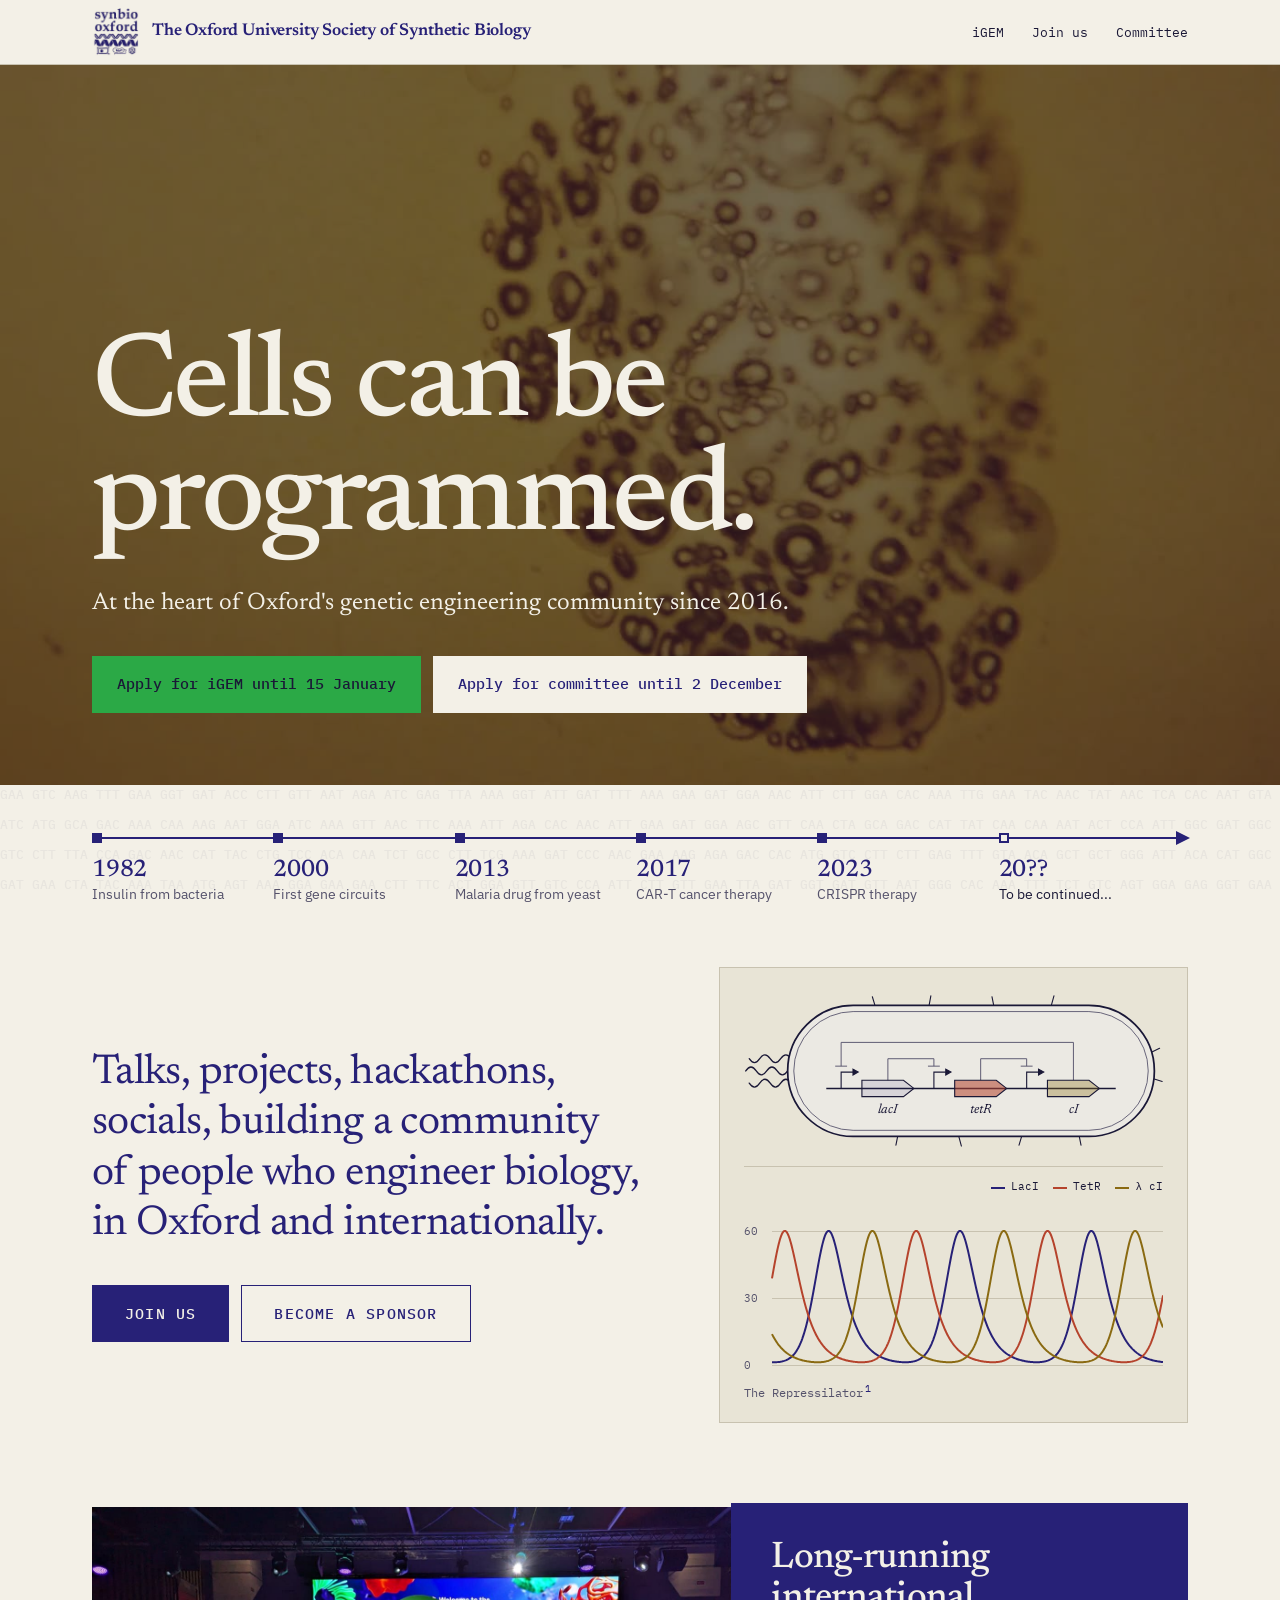
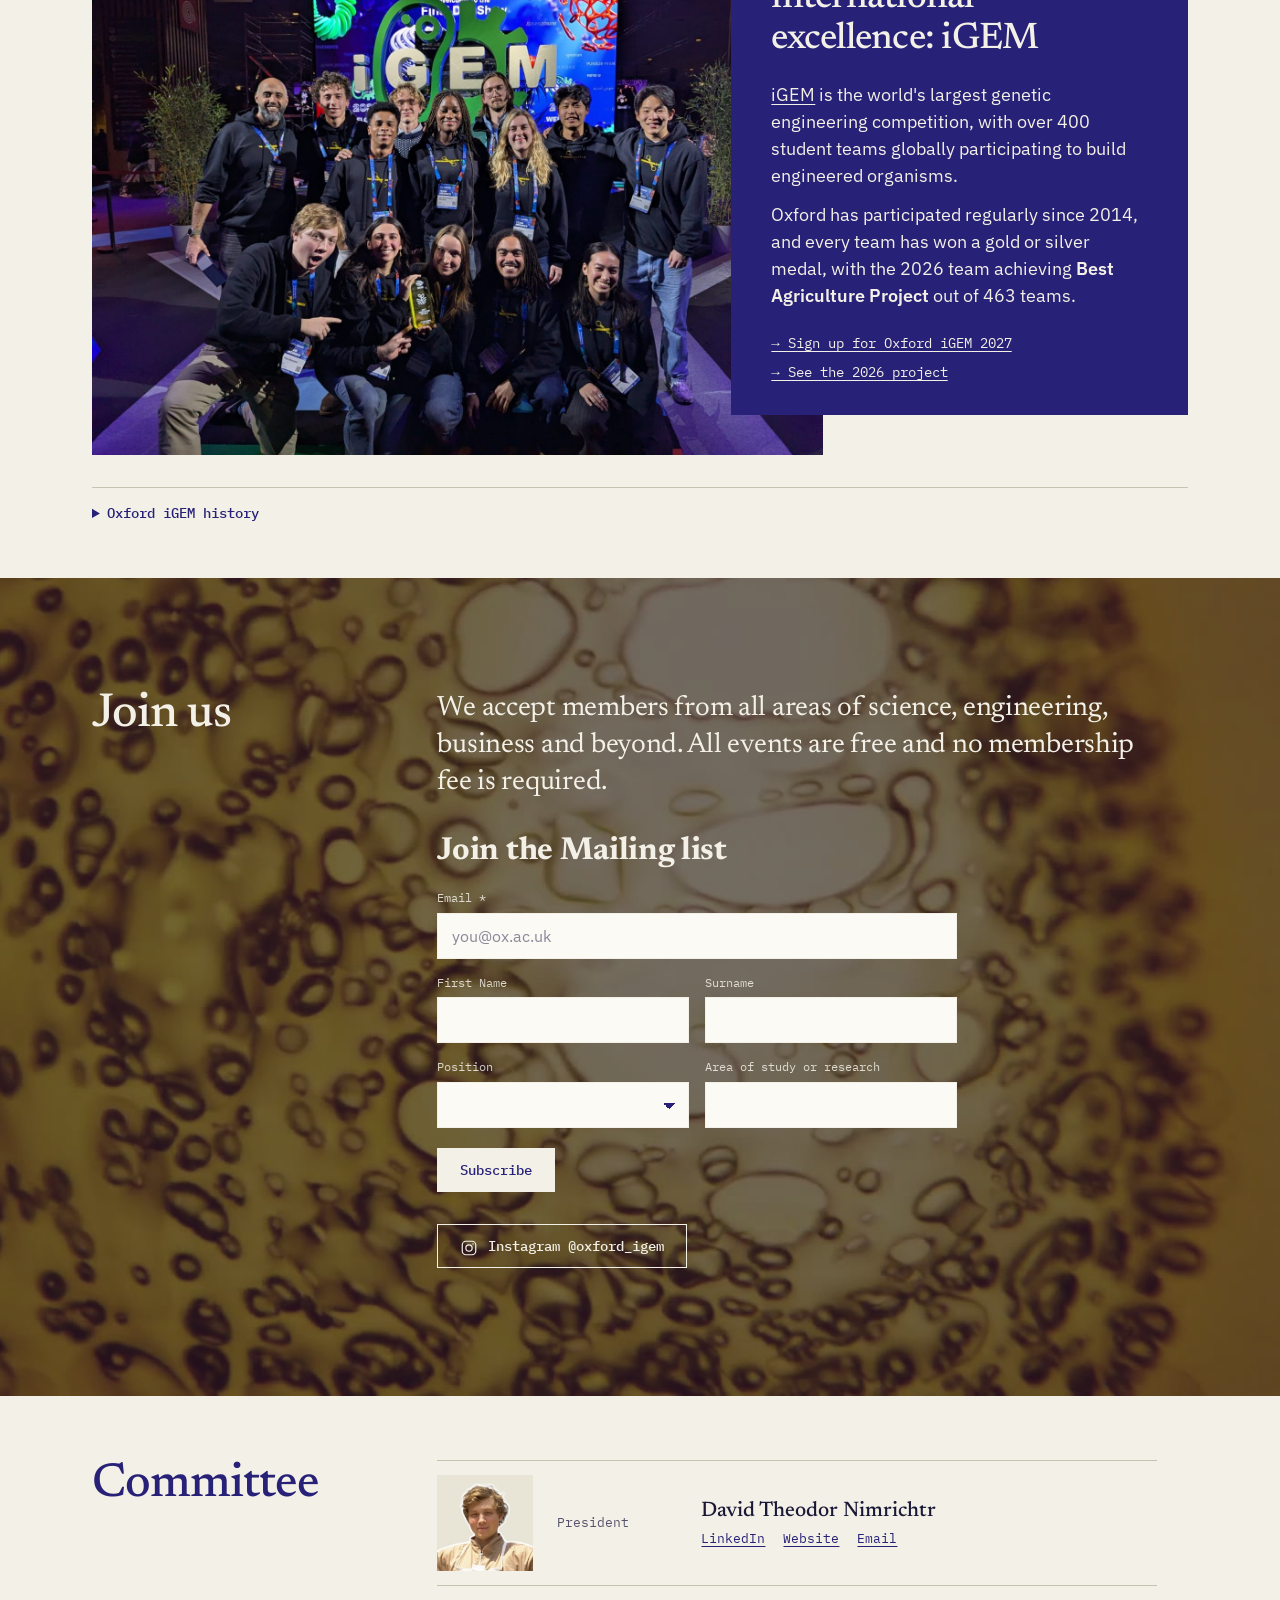
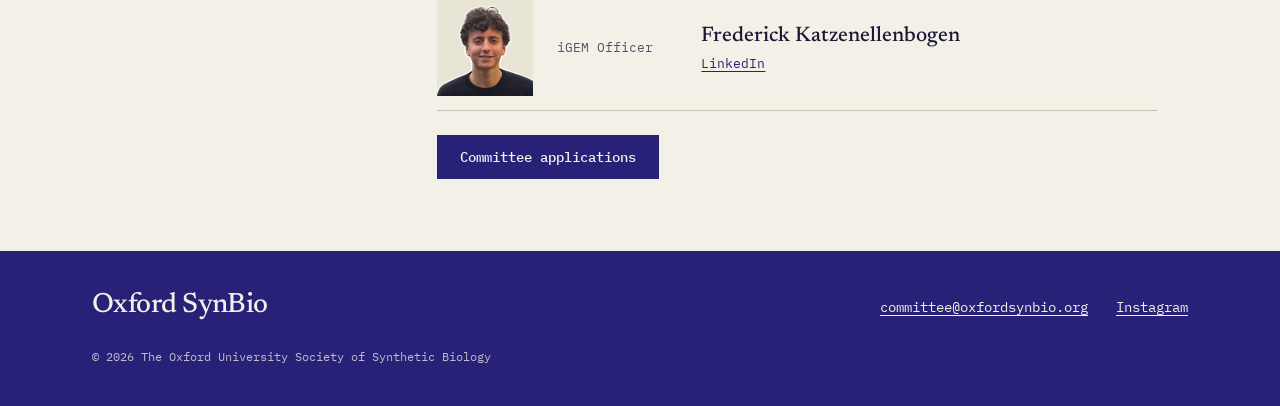
<file: index.html>
<!doctype html>
<html lang="en-GB">
<head>
<meta charset="utf-8">
<meta name="viewport" content="width=device-width, initial-scale=1">
<title>Oxford SynBio | The Oxford University Society of Synthetic Biology</title>
<meta name="description" content="Oxford SynBio has been at the heart of Oxford's genetic engineering community since 2016. Talks, hackathons, socials and iGEM.">
<meta name="theme-color" content="#f3f0e7">
<meta property="og:title" content="Oxford SynBio">
<meta property="og:description" content="The Oxford University Society of Synthetic Biology.">
<meta property="og:type" content="website">
<meta property="og:url" content="https://oxfordsynbio.org/">
<meta property="og:image" content="https://oxfordsynbio.org/assets/img/logo.jpg">
<link rel="icon" href="assets/img/favicon.png">
<link rel="apple-touch-icon" href="assets/img/apple-touch-icon.png">
<link rel="preload" href="assets/fonts/newsreader-latin-wght-normal.woff2" as="font" type="font/woff2" crossorigin>
<link rel="stylesheet" href="styles.css">
</head>
<body>

<!-- Background: the gene for green fluorescent protein. See main.js. -->
<canvas id="genome" aria-hidden="true"></canvas>

<a class="skip" href="#main">Skip to content</a>

<header class="top" id="topbar">
  <div class="wrap top-in">
    <a class="brand" href="#top" aria-label="The Oxford University Society of Synthetic Biology, back to top">
      <img src="assets/img/logo.jpg" width="48" height="48" alt="">
      <span>The Oxford University Society of Synthetic Biology</span>
    </a>
    <nav aria-label="Sections">
      <a href="#igem">iGEM</a>
      <a href="#join">Join<span class="wide"> us</span></a>
      <a href="#committee">Committee</a>
    </nav>
  </div>
</header>

<main id="main">

<!-- ============================== HERO ============================== -->
<section class="band" id="top">
  <!-- The reel: seven short clips cut together, 14 seconds, no sound. Built from the footage in assets/stock-vids. -->
  <video class="band-video" autoplay muted loop playsinline preload="auto" poster="assets/video/reel-poster.jpg" aria-hidden="true" tabindex="-1">
    <source src="assets/video/reel-small.mp4" type="video/mp4" media="(max-width: 760px)">
    <source src="assets/video/reel.mp4" type="video/mp4">
  </video>
  <div class="hero wrap">
    <h1>Cells can be programmed.</h1>
    <p class="lede">At the heart of Oxford's genetic engineering community since 2016.</p>
    <!-- Open applications. When a deadline passes, delete its button. -->
    <p class="hero-actions">
      <a class="btn btn-igem" href="https://forms.gle/byqDJnNgoPwPXjt19">Apply for iGEM until 15 January</a>
      <a class="btn btn-solid" href="https://forms.gle/1fXyCV3DFuwmen659">Apply for committee until 2 December</a>
    </p>
  </div>
</section>

<!-- ============================== TIMELINE ============================== -->
<section class="timeline wrap">
  <ol class="ledger" aria-label="Milestones in engineered biology">
    <li><b>1982</b><span>Insulin from bacteria</span></li>
    <li><b>2000</b><span>First gene circuits</span></li>
    <li><b>2013</b><span>Malaria drug from yeast</span></li>
    <li><b>2017</b><span>CAR-T cancer therapy</span></li>
    <li><b>2023</b><span>CRISPR therapy</span></li>
    <li><b>20??</b><span>To be continued...</span></li>
  </ol>
</section>

<!-- ============================== WHAT WE DO ============================== -->
<section class="intro wrap">
  <div class="pitch">
    <p>Talks, projects, hackathons, socials, building a community of people who engineer biology, in Oxford and internationally.</p>
    <p class="pitch-actions">
      <a class="btn btn-solid btn-big" href="#join">Join us</a>
      <a class="btn btn-big" href="mailto:committee@oxfordsynbio.org?subject=Sponsoring%20Oxford%20SynBio">Become a sponsor</a>
    </p>
  </div>

  <!-- An E. coli cell carrying the repressilator, a three-gene clock. The plot below it is the real model, solved live by main.js. -->
  <figure class="fig" id="repressilator">
    <svg class="circuit" viewBox="0 0 480 190" role="img" aria-labelledby="circ-title">
      <title id="circ-title">An E. coli cell carrying a three-gene circuit: lacI switches off tetR, tetR switches off cI, and cI switches off lacI, so the cell oscillates.</title>
      <!-- flagella -->
      <g class="flagella">
        <path d="M54 81 q-6 -9 -12 0 t-12 0 t-12 0 t-12 0"/>
        <path d="M50 95 q-6 9 -12 0 t-12 0 t-12 0 t-12 0"/>
        <path d="M54 109 q-6 -9 -12 0 t-12 0 t-12 0 t-12 0"/>
      </g>
      <!-- pili -->
      <g class="pili">
        <path d="M150 20 l-3 -10"/><path d="M212 20 l2 -11"/><path d="M286 20 l-2 -10"/><path d="M352 20 l3 -11"/>
        <path d="M176 170 l-2 10"/><path d="M246 170 l3 11"/><path d="M318 170 l-3 10"/><path d="M384 170 l2 10"/>
        <path d="M466 74 l10 -5"/><path d="M469 104 l10 3"/>
      </g>
      <!-- cell: the fill follows the simulated LacI level -->
      <path class="cell-wall" d="M125 20 H395 A75 75 0 0 1 395 170 H125 A75 75 0 0 1 125 20 Z"/>
      <path class="cell-fill" id="cell-fill" d="M125 20 H395 A75 75 0 0 1 395 170 H125 A75 75 0 0 1 125 20 Z"/>
      <path class="cell-inner" d="M125 27 H395 A68 68 0 0 1 395 163 H125 A68 68 0 0 1 125 27 Z"/>
      <!-- the circuit inside it -->
      <g transform="translate(90 47) scale(0.85)">
        <g class="rep">
          <path d="M88 69 V40 H150 V50"/><path d="M142 50 H158"/>
          <path d="M213 69 V40 H275 V50"/><path d="M267 50 H283"/>
          <path d="M338 69 V18 H25 V50"/><path d="M17 50 H33"/>
        </g>
        <path class="dna" d="M5 80 H395"/>
        <g class="prom">
          <path d="M25 80 V58 H41"/><path class="head" d="M41 54 L48 58 L41 62 Z"/>
          <path d="M150 80 V58 H166"/><path class="head" d="M166 54 L173 58 L166 62 Z"/>
          <path d="M275 80 V58 H291"/><path class="head" d="M291 54 L298 58 L291 62 Z"/>
        </g>
        <path class="cds s0" data-gene="0" d="M53 69 H109 L123 80 L109 91 H53 Z"/>
        <path class="cds s1" data-gene="1" d="M178 69 H234 L248 80 L234 91 H178 Z"/>
        <path class="cds s2" data-gene="2" d="M303 69 H359 L373 80 L359 91 H303 Z"/>
        <path class="cds-line" d="M53 69 H109 L123 80 L109 91 H53 Z"/>
        <path class="cds-line" d="M178 69 H234 L248 80 L234 91 H178 Z"/>
        <path class="cds-line" d="M303 69 H359 L373 80 L359 91 H303 Z"/>
        <g class="gene">
          <text x="88" y="113">lacI</text>
          <text x="213" y="113">tetR</text>
          <text x="338" y="113">cI</text>
        </g>
      </g>
    </svg>

    <div class="plot">
      <div class="plot-head">
        <span class="legend">
          <span class="key k0">LacI</span>
          <span class="key k1">TetR</span>
          <span class="key k2">λ cI</span>
        </span>
      </div>
      <canvas id="trace" height="170" aria-hidden="true"></canvas>
    </div>
    <figcaption>The Repressilator<sup><a href="https://doi.org/10.1038/35002125" aria-label="Reference 1: the original paper">1</a></sup></figcaption>
  </figure>
</section>

<!-- ============================== iGEM ============================== -->
<section class="igem wrap" id="igem">
  <div class="igem-top">
    <img src="assets/img/igem/2026-team-jamboree.jpg" width="1600" height="1204" alt="The 2026 Oxford iGEM team in front of the iGEM stage in Paris, holding the Best Agriculture Project trophy" loading="lazy">
    <div class="igem-card">
      <h2>Long-running international excellence: iGEM</h2>
      <p><a href="https://igem.org">iGEM</a> is the world's largest genetic engineering competition, with over 400 student teams globally participating to build engineered organisms.</p>
      <p>Oxford has participated regularly since 2014, and every team has won a gold or silver medal, with the 2026 team achieving <b>Best Agriculture Project</b> out of 463 teams.</p>
      <p class="linkrow">
        <a href="https://forms.gle/byqDJnNgoPwPXjt19">→ Sign up for Oxford iGEM 2027</a>
        <a href="https://2026.igem.wiki/oxford">→ See the 2026 project</a>
      </p>
    </div>
  </div>

  <!--
    RESULTS, newest first. One <tr> per team. Medals and prizes are taken from
    iGEM's own records (jamboree.igem.org/YEAR/results and old.igem.org/Results).
  -->
  <details class="history">
    <summary>Oxford iGEM history</summary>
    <table>
      <thead>
        <tr><th scope="col">Year</th><th scope="col">Project</th><th scope="col">Result</th></tr>
      </thead>
      <tbody>
        <tr><th scope="row">2026</th><td><a href="https://2026.igem.wiki/oxford/">NECTAR</a><span>A programmable RNA pesticide to protect honey bees from Varroa mites.</span></td><td>Silver medal<b>Best Agriculture Project</b></td></tr>
        <tr><th scope="row">2025</th><td><a href="https://2025.igem.wiki/oxford/">CASPER</a><span>A platform to detect and kill antibiotic-resistant bacteria.</span></td><td>Silver medal</td></tr>
        <tr><th scope="row">2024</th><td><a href="https://2024.igem.wiki/oxford/">OneRing</a><span>A plasmid that spreads between bacteria and kills the antibiotic-resistant ones.</span></td><td>Gold medal</td></tr>
        <tr><th scope="row">2023</th><td><a href="https://2023.igem.wiki/oxford/">Bac2Glow</a><span>A protein biosensor that lights up when drinking water is contaminated.</span></td><td>Silver medal</td></tr>
        <tr><th scope="row">2019</th><td><a href="https://2019.igem.org/Team:Oxford">ProQuorum</a><span>A probiotic that senses <i>C. difficile</i> and kills it.</span></td><td>Gold medal</td></tr>
        <tr><th scope="row">2018</th><td><a href="https://2018.igem.org/Team:Oxford">miBiome</a><span>An engineered probiotic to treat inflammatory bowel disease.</span></td><td>Gold medal<b>Best Therapeutics Project</b></td></tr>
        <tr><th scope="row">2017</th><td><a href="https://2017.igem.org/Team:Oxford">See cruzi</a><span>A cheap, portable test for Chagas disease.</span></td><td>Gold medal<b>Best Diagnostics Project</b></td></tr>
        <tr><th scope="row">2016</th><td><a href="https://2016.igem.org/Team:Oxford">Cure for Cu</a><span>A probiotic that mops up copper, to treat Wilson's disease.</span></td><td>Gold medal</td></tr>
        <tr><th scope="row">2015</th><td><a href="https://2015.igem.org/Team:Oxford">Oxford 2015</a><span><i>E. coli</i> that secrete proteins to break up biofilms and kill the bacteria inside.</span></td><td>Gold medal</td></tr>
        <tr><th scope="row">2014</th><td><a href="https://2014.igem.org/Team:Oxford">DCMation</a><span>Bacteria that detect and break down the solvent dichloromethane.</span></td><td>Gold medal</td></tr>
      </tbody>
    </table>
  </details>
</section>

<!-- ============================== JOIN ============================== -->
<section class="band" id="join">
  <!-- A second reel: six clips, 12 seconds, no sound. It shares the two microscope clips and the milk with the first. Built from the footage in assets/stock-vids. -->
  <video class="band-video" autoplay muted loop playsinline preload="metadata" poster="assets/video/reel-join-poster.jpg" aria-hidden="true" tabindex="-1">
    <source src="assets/video/reel-join-small.mp4" type="video/mp4" media="(max-width: 760px)">
    <source src="assets/video/reel-join.mp4" type="video/mp4">
  </video>
<div class="sec wrap">
  <header class="sec-head">
    <h2>Join us</h2>
  </header>
  <div class="sec-body">
    <p class="big">We accept members from all areas of science, engineering, business and beyond. All events are free and no membership fee is required.</p>

    <!--
      MAILCHIMP SIGNUP
      main.js sends this form to Mailchimp in the background and shows the
      answer here, without leaving the page. data-fid is the f_id value from
      Mailchimp's embedded form code (Audience, Signup forms, Embedded form).
      data-mc on each field is its name in that embedded form.
      Only the email is required (marked with an asterisk). If the background request cannot be made,
      the form opens our Mailchimp signup page with the answers filled in.
    -->
    <h3 class="form-title">Join the Mailing list</h3>
    <form class="signup" id="signup" action="https://synbio-oxford.us9.list-manage.com/subscribe" method="get" data-fid="0060d7e3f0">
      <input type="hidden" name="u" value="13b0c7a3decafeca4acfd47f6">
      <input type="hidden" name="id" value="699d2ef197">
      <div class="field wide">
        <label for="su-email">Email *</label>
        <input type="email" id="su-email" name="MERGE0" data-mc="EMAIL" required autocomplete="email" placeholder="you@ox.ac.uk">
      </div>
      <div class="field">
        <label for="su-first">First Name</label>
        <input type="text" id="su-first" name="MERGE1" data-mc="FNAME" autocomplete="given-name" maxlength="80">
      </div>
      <div class="field">
        <label for="su-last">Surname</label>
        <input type="text" id="su-last" name="MERGE2" data-mc="LNAME" autocomplete="family-name" maxlength="80">
      </div>
      <div class="field">
        <label for="su-position">Position</label>
        <select id="su-position" name="MERGE3" data-mc="MMERGE3">
          <option value="" selected></option>
          <option>Undergraduate</option>
          <option>Master's student</option>
          <option>DPhil student</option>
          <option>Postdoc</option>
          <option>Academic or research staff</option>
          <option>Other</option>
        </select>
      </div>
      <div class="field">
        <label for="su-area">Area of study or research</label>
        <input type="text" id="su-area" name="MERGE4" data-mc="MMERGE4" maxlength="120">
      </div>
      <div class="field wide signup-end">
        <button class="btn btn-solid" type="submit">Subscribe</button>
      </div>
      <p class="signup-msg wide" id="signup-msg" role="status" aria-live="polite"></p>
    </form>

    <p class="join-links">
      <!-- WHATSAPP: switched off until there is an invite link. To switch it on, put the link in
           the href below (WhatsApp: Group info, Invite via link) and delete the two marker lines
           around the button (this comment's first line and the closing line after the button).
      <a class="btn" href="https://chat.whatsapp.com/REPLACE-WITH-INVITE-CODE"><svg viewBox="0 0 24 24" aria-hidden="true"><path d="M12 3a9 9 0 0 0 -7.7 13.6L3 21l4.6 -1.2A9 9 0 1 0 12 3z"/><path d="M9 8.3c-.4 2.7 3.3 6.9 6.5 6.9l1 -1.4 -1.9 -1.2 -.9 .7c-1 -.5 -1.9 -1.5 -2.4 -2.5l.8 -.8 -1.2 -2z"/></svg>WhatsApp group</a>
      -->
      <a class="btn" href="https://www.instagram.com/oxford_igem/"><svg viewBox="0 0 24 24" aria-hidden="true"><rect x="3" y="3" width="18" height="18" rx="5"/><circle cx="12" cy="12" r="4.2"/><circle class="dot" cx="17.3" cy="6.7" r="1"/></svg>Instagram @oxford_igem</a>
    </p>
  </div>
</div>
</section>

<!-- ============================== COMMITTEE ============================== -->
<section class="sec wrap" id="committee">
  <header class="sec-head">
    <h2>Committee</h2>
  </header>
  <div class="sec-body">
    <!--
      HOW TO EDIT
      One <div class="row"> per person: a square photo from assets/img/people/,
      the role, the name, and a line of links (leave out any that do not apply).
    -->
    <dl class="roster">
      <div class="row">
        <img src="assets/img/people/david-theodor-nimrichtr.jpg" width="320" height="320" alt="" loading="lazy">
        <dt>President</dt>
        <dd><b>David Theodor Nimrichtr</b><span><a href="https://www.linkedin.com/in/david-theodor-nimrichtr">LinkedIn</a><a href="https://theo.nimrichtr.cz">Website</a><a href="mailto:david.nimrichtr@imm.ox.ac.uk">Email</a></span></dd>
      </div>
      <div class="row">
        <img src="assets/img/people/frederick-katzenellenbogen.jpg" width="320" height="320" alt="" loading="lazy">
        <dt>iGEM Officer</dt>
        <dd><b>Frederick Katzenellenbogen</b><span><a href="https://www.linkedin.com/in/freddie-katzenellenbogen-49714a2b7">LinkedIn</a></span></dd>
      </div>
    </dl>
    <p class="apply"><a class="btn btn-solid" href="https://forms.gle/1fXyCV3DFuwmen659">Committee applications</a></p>
  </div>
</section>

</main>

<footer class="foot">
  <div class="wrap foot-in">
    <p class="foot-name">Oxford SynBio</p>
    <p class="foot-links">
      <a href="mailto:committee@oxfordsynbio.org">committee@oxfordsynbio.org</a>
      <a href="https://www.instagram.com/oxford_igem/">Instagram</a>
    </p>
    <p class="fine">© 2026 The Oxford University Society of Synthetic Biology</p>
  </div>
</footer>

<script src="main.js" defer></script>
</body>
</html>
</file>
<file: styles.css>
/*
  Oxford SynBio

  Design decisions, so the next person does not have to guess:

  Palette   paper   #f3f0e7  page background, the colour of LB agar
            panel   #e8e4d6  figure backgrounds
            rule    #c8c2b0  hairlines
            ink     #1a1836  body text
            blue    #272177  the blue of the society logo: headings, links, buttons, bands
            red     #b5432c  second data series (TetR), and error messages
            ochre   #8a6a12  third data series (cI), and nothing else
            igem    #2ba946  the green of the iGEM logo: the iGEM apply button, and nothing else
                             (#5aaa47, iGEM's lighter green, is its hover)
  Type      Newsreader for headings, IBM Plex Sans for text,
            IBM Plex Mono for labels and anything that reads like a sequence.
  Corners   square everywhere. The bacterium is the one exception, because it is one.
  Depth     none. Hairlines, spacing and solid colour separate things.
  Motion    the video reel behind the hero and the join section, the live plot
            and cell in the hero, and the gene behind the page, which is
            translated into protein where the pointer passes over it.
  Icons     two, drawn for this site: Instagram and WhatsApp, on their buttons.
  Spacing   multiples of 8px.
*/

@font-face { font-family: "Newsreader"; src: url("assets/fonts/newsreader-latin-wght-normal.woff2") format("woff2"); font-weight: 200 800; font-style: normal; font-display: swap; }
@font-face { font-family: "Newsreader"; src: url("assets/fonts/newsreader-latin-wght-italic.woff2") format("woff2"); font-weight: 200 800; font-style: italic; font-display: swap; }
@font-face { font-family: "IBM Plex Sans"; src: url("assets/fonts/ibm-plex-sans-latin-400-normal.woff2") format("woff2"); font-weight: 400; font-display: swap; }
@font-face { font-family: "IBM Plex Sans"; src: url("assets/fonts/ibm-plex-sans-latin-600-normal.woff2") format("woff2"); font-weight: 600; font-display: swap; }
@font-face { font-family: "IBM Plex Mono"; src: url("assets/fonts/ibm-plex-mono-latin-400-normal.woff2") format("woff2"); font-weight: 400; font-display: swap; }
@font-face { font-family: "IBM Plex Mono"; src: url("assets/fonts/ibm-plex-mono-latin-500-normal.woff2") format("woff2"); font-weight: 500; font-display: swap; }

:root {
  --paper: #f3f0e7;
  --panel: #e8e4d6;
  --rule: #c8c2b0;
  --ink: #1a1836;
  --ink-soft: #55526b;
  --blue: #272177;
  --red: #b5432c;
  --ochre: #8a6a12;
  --igem: #2ba946;
  --igem-light: #5aaa47;
  --gutter: 32px;

  --serif: "Newsreader", "Iowan Old Style", Georgia, serif;
  --sans: "IBM Plex Sans", "Helvetica Neue", Arial, sans-serif;
  --mono: "IBM Plex Mono", ui-monospace, Menlo, Consolas, monospace;
}

*, *::before, *::after { box-sizing: border-box; }

html { scroll-behavior: smooth; -webkit-text-size-adjust: 100%; }
@media (prefers-reduced-motion: reduce) { html { scroll-behavior: auto; } }

body {
  margin: 0;
  background: var(--paper);
  color: var(--ink);
  font: 400 17px/1.6 var(--sans);
}

img, svg, canvas { display: block; max-width: 100%; }
img { height: auto; }

/* the gene behind the page: fixed to the window, drawn by main.js */
#genome { position: fixed; top: 0; left: 0; width: 100%; height: 100%; max-width: none; z-index: -1; pointer-events: none; }

a { color: var(--blue); text-decoration-thickness: 1px; text-underline-offset: 3px; }
a:hover { color: var(--ink); text-decoration-thickness: 2px; }
:focus-visible { outline: 2px solid var(--blue); outline-offset: 3px; }

b { font-weight: 600; }

.wrap { max-width: 1160px; margin: 0 auto; padding-left: var(--gutter); padding-right: var(--gutter); }

.skip { position: absolute; left: -999px; top: 0; background: var(--blue); color: var(--paper); padding: 8px 16px; z-index: 20; }
.skip:focus { left: 0; }

/* ---------- top bar ---------- */

.top {
  position: sticky; top: 0; z-index: 10;
  background: var(--paper);
  border-bottom: 1px solid var(--rule);
  transition: transform 0.2s ease-out;
}
/* main.js adds this while the page is being scrolled down, and removes it on the way back up */
.top.away { transform: translateY(-100%); }
@media (prefers-reduced-motion: reduce) { .top { transition: none; } }
.top-in { display: flex; align-items: center; justify-content: space-between; gap: 24px; min-height: 64px; }

.brand { display: flex; align-items: center; gap: 12px; text-decoration: none; color: var(--blue); flex: none; }
.brand img { width: 48px; height: 48px; mix-blend-mode: multiply; }
.brand span { font: 600 17px/1.15 var(--serif); letter-spacing: -0.01em; }
.brand br { display: none; }

.top nav { display: flex; gap: 28px; font: 400 13px/1 var(--mono); }
.top nav a { color: var(--ink); text-decoration: none; padding: 8px 0; white-space: nowrap; }
.top nav a:hover { color: var(--blue); text-decoration: underline; }

/* ---------- buttons ---------- */

.btn {
  display: inline-block;
  padding: 14px 22px;
  border: 1px solid var(--blue); border-radius: 0;
  background: transparent; color: var(--blue);
  font: 500 14px/1 var(--mono);
  text-decoration: none;
}
.btn:hover { background: var(--panel); color: var(--blue); }
.btn-solid { background: var(--blue); color: var(--paper); }
.btn-solid:hover { background: var(--ink); border-color: var(--ink); color: var(--paper); }
button.btn { cursor: pointer; }

/* ---------- bands: a section with the video reel behind it, under a flat blue wash ---------- */

.band { position: relative; isolation: isolate; overflow: hidden; background: var(--ink); color: var(--paper); scroll-margin-top: 64px; }
.band-video { position: absolute; top: 0; left: 0; width: 100%; height: 100%; max-width: none; object-fit: cover; z-index: -2; }
/* a flat dark wash so light text reads on every clip, bright or dark */
.band::before { content: ""; position: absolute; top: 0; right: 0; bottom: 0; left: 0; background: var(--ink); opacity: 0.5; z-index: -1; }
.band h1, .band h2 { color: var(--paper); }
.band :focus-visible { outline-color: var(--paper); }
.band .sec::before { display: none; }
/* extra height so the footage behind the join form has room to be seen */
.band .sec { padding-top: 112px; padding-bottom: 128px; }
.band + .sec::before { display: none; }

/* ---------- hero: the reel, and the title over it ---------- */

.hero {
  display: flex; flex-direction: column; justify-content: flex-end;
  min-height: min(80vh, 780px);
  padding-top: 120px;
  padding-bottom: 72px;
}

h1 {
  margin: 0;
  font: 500 clamp(52px, 9.4vw, 132px)/0.95 var(--serif);
  letter-spacing: -0.03em;
  color: var(--blue);
  text-wrap: balance;
}

.lede { margin: 28px 0 0; max-width: 30em; font: 400 clamp(19px, 2vw, 24px)/1.4 var(--serif); }

/* the apply buttons under the lede; normal case, so iGEM stays iGEM */
.hero-actions { display: flex; flex-wrap: wrap; gap: 12px; margin: 36px 0 0; }
.hero-actions .btn { padding: 18px 24px; font: 500 15px/1.25 var(--mono); }
/* dark text on the green: white on it is too faint to read */
.band .hero-actions .btn-igem { background: var(--igem); border-color: var(--igem); color: var(--ink); }
.band .hero-actions .btn-igem:hover { background: var(--igem-light); border-color: var(--igem-light); color: var(--ink); }

/* ---------- hero figure: E. coli carrying the repressilator ---------- */

.fig { margin: 0; }
.fig figcaption { margin-top: 12px; font: 400 12px/1.4 var(--mono); color: var(--ink-soft); }
.fig figcaption sup { font-size: 0.8em; line-height: 0; }
.fig figcaption a { text-decoration: none; padding: 0 2px; }
#repressilator { border: 1px solid var(--rule); background: var(--panel); padding: 20px 24px 20px; }

.circuit { width: 100%; height: auto; }
.circuit .flagella path { stroke: var(--ink); stroke-width: 1.5; fill: none; stroke-linecap: round; }
.circuit .pili path { stroke: var(--ink); stroke-width: 1.25; stroke-linecap: round; }
.circuit .cell-wall { fill: var(--paper); stroke: var(--ink); stroke-width: 2; }
.circuit .cell-fill { fill: var(--blue); fill-opacity: 0.08; }
.circuit .cell-inner { fill: none; stroke: var(--ink-soft); stroke-width: 1; }
.circuit .dna { stroke: var(--ink); stroke-width: 2; fill: none; }
.circuit .rep path { stroke: var(--ink-soft); stroke-width: 1.25; fill: none; }
.circuit .prom path { stroke: var(--ink); stroke-width: 1.5; fill: none; }
.circuit .prom .head { fill: var(--ink); }
.circuit .cds { stroke: none; fill-opacity: 0.6; }
.circuit .cds-line { fill: none; stroke: var(--ink); stroke-width: 1.5; }
.circuit .s0 { fill: var(--blue); }
.circuit .s1 { fill: var(--red); }
.circuit .s2 { fill: var(--ochre); }
.circuit .gene text { font: italic 400 18px var(--serif); fill: var(--ink); text-anchor: middle; }

.plot { margin-top: 12px; border-top: 1px solid var(--rule); padding-top: 12px; }
.plot-head { display: flex; flex-wrap: wrap; justify-content: space-between; gap: 4px 16px; font: 400 11px/1.4 var(--mono); color: var(--ink-soft); }
.legend { display: flex; gap: 14px; margin-left: auto; color: var(--ink); }
.key { white-space: nowrap; }
.key::before { content: ""; display: inline-block; width: 14px; height: 2px; margin-right: 6px; vertical-align: middle; background: currentColor; }
.k0::before { background: var(--blue); }
.k1::before { background: var(--red); }
.k2::before { background: var(--ochre); }
#trace { width: 100%; height: 170px; margin-top: 8px; }

/* ---------- intro: what we do, the figure, and the timeline ---------- */

.intro {
  display: grid;
  grid-template-columns: minmax(0, 6fr) minmax(0, 5fr);
  gap: 56px 64px;
  align-items: center;
  padding-top: 64px;
  padding-bottom: 16px;
}
.pitch p { margin: 0 0 36px; font: 400 clamp(26px, 3.3vw, 42px)/1.2 var(--serif); letter-spacing: -0.015em; color: var(--blue); text-wrap: balance; }
.pitch .pitch-actions { display: flex; flex-wrap: wrap; gap: 12px; margin: 0; font: inherit; letter-spacing: 0; }
.btn-big { padding: 20px 32px; font: 500 15px/1 var(--mono); letter-spacing: 0.08em; text-transform: uppercase; }

/* ---------- timeline: an arrow through what engineered biology has done, and what comes next ---------- */

.timeline { padding-top: 52px; }
.ledger {
  position: relative;
  list-style: none; margin: 0; padding: 18px 28px 0 0;
  display: grid; grid-template-columns: repeat(6, minmax(0, 1fr)); gap: 20px;
  border-top: 2px solid var(--blue);
}
/* the arrowhead at the right-hand end of the line */
.ledger::after { content: ""; position: absolute; top: -8px; right: -2px; border-left: 14px solid var(--blue); border-top: 7px solid transparent; border-bottom: 7px solid transparent; }
.ledger li { position: relative; font-size: 14px; line-height: 1.35; color: var(--ink-soft); }
/* a tick on the line for each date; the last one is hollow because it has not happened yet */
.ledger li::before { content: ""; position: absolute; top: -24px; left: 0; width: 10px; height: 10px; background: var(--blue); }
.ledger li:last-child::before { background: var(--paper); border: 2px solid var(--blue); }
.ledger li:last-child span { color: var(--ink); }
.ledger b { display: block; font: 500 24px/1.15 var(--serif); letter-spacing: -0.01em; color: var(--blue); }

/* ---------- section headings ---------- */

h2 { margin: 0; font: 500 clamp(34px, 4vw, 48px)/1.05 var(--serif); letter-spacing: -0.02em; color: var(--blue); }

/* ---------- iGEM: one photo with a card of text over its corner ---------- */

.igem { padding-top: 64px; padding-bottom: 40px; scroll-margin-top: 64px; }
.igem-top { display: grid; grid-template-columns: repeat(12, minmax(0, 1fr)); align-items: end; }
.igem-top img { grid-column: 1 / 9; grid-row: 1; width: 100%; aspect-ratio: 4 / 3; object-fit: cover; background: var(--panel); }
.igem-card {
  grid-column: 8 / 13; grid-row: 1; position: relative;
  margin-bottom: 40px; padding: 36px 40px 32px;
  background: var(--blue); color: var(--paper);
}
.igem-card h2 { color: var(--paper); margin-bottom: 20px; font-size: clamp(28px, 2.9vw, 38px); line-height: 1.1; text-wrap: balance; }
.igem-card em { font: italic 400 1.08em/1 var(--serif); }
.igem-card .igem-soon { margin-top: 20px; }
.igem-card .igem-soon em { line-height: 1.35; }
.igem-card p { margin: 0 0 12px; font-size: 18px; line-height: 1.5; }
.igem-card b { font-weight: 600; }
.igem-card a { color: var(--paper); }
.igem-card a:hover { color: var(--paper); text-decoration-thickness: 2px; }
.igem-card :focus-visible { outline-color: var(--paper); }
.linkrow { display: flex; flex-wrap: wrap; gap: 8px 28px; margin: 24px 0 0 !important; font: 400 14px/1.5 var(--mono) !important; }

/* the list of every team, folded away */
.history { margin-top: 32px; border-top: 1px solid var(--rule); }
.history summary { cursor: pointer; padding: 16px 0; font: 500 14px/1.3 var(--mono); color: var(--blue); }
.history summary:hover { text-decoration: underline; }
.history table { width: 100%; border-collapse: collapse; border-top: 1px solid var(--rule); }
.history thead { position: absolute; width: 1px; height: 1px; overflow: hidden; clip-path: inset(50%); }
.history tbody th, .history td { padding: 12px 0; border-bottom: 1px solid var(--rule); text-align: left; vertical-align: top; }
.history tbody tr:last-child th, .history tbody tr:last-child td { border-bottom: 0; }
.history tbody th { width: 80px; font: 500 13px/1.7 var(--mono); color: var(--ink-soft); }
.history td a { font: 500 20px/1.25 var(--serif); }
.history td span { display: block; margin-top: 2px; font-size: 15px; line-height: 1.45; color: var(--ink-soft); }
.history td:last-child { width: 240px; padding-left: 24px; font: 400 13px/1.7 var(--mono); }
.history td b { display: block; font-weight: 500; color: var(--blue); }

/* ---------- sections: heading on the left, content on the right ---------- */

.sec {
  display: grid;
  grid-template-columns: minmax(0, 3fr) minmax(0, 8fr);
  gap: 64px;
  padding-top: 64px;
  padding-bottom: 72px;
  position: relative;
  scroll-margin-top: 64px;
}
/* the rule above each section, kept inside the page gutters */
.sec::before { content: ""; position: absolute; top: 0; left: var(--gutter); right: var(--gutter); border-top: 1px solid var(--ink); }

.sec-head { align-self: start; }
.sec-body { max-width: 720px; }
.sec-body > :first-child { margin-top: 0; }
.sec-body p { margin: 0 0 20px; }

.big { font: 400 clamp(22px, 2.5vw, 28px)/1.32 var(--serif); letter-spacing: -0.01em; margin-bottom: 32px !important; text-wrap: pretty; }

/* ---------- join ---------- */

.form-title { margin: 0 0 20px; font: 700 clamp(26px, 2.6vw, 32px)/1.15 var(--serif); letter-spacing: -0.01em; }

.signup { display: grid; grid-template-columns: repeat(2, minmax(0, 1fr)); gap: 16px; max-width: 520px; }
.signup .wide { grid-column: 1 / -1; }
.signup label { display: block; margin-bottom: 6px; font: 400 12px/1.4 var(--mono); color: var(--ink-soft); }
.signup input[type="email"], .signup input[type="text"], .signup select {
  width: 100%; min-width: 0; height: 46px;
  padding: 0 14px;
  border: 1px solid var(--blue); border-radius: 0;
  background: #fbfaf5; color: var(--ink);
  font: 400 16px/1.2 var(--sans);
}
.signup select { appearance: none; -webkit-appearance: none; padding-right: 36px;
  background-image: linear-gradient(45deg, transparent 50%, var(--blue) 50%), linear-gradient(135deg, var(--blue) 50%, transparent 50%);
  background-position: calc(100% - 19px) 20px, calc(100% - 13px) 20px; background-size: 6px 6px; background-repeat: no-repeat; }
.signup input::placeholder { color: #8b8899; }
.signup-end { display: flex; flex-wrap: wrap; align-items: center; gap: 12px 20px; margin-top: 4px; }
.signup-msg { margin: 0 !important; font-size: 15px; line-height: 1.45; }
.signup-msg:empty { display: none; }
.signup-msg.bad { color: var(--red); }
.signup.busy button { opacity: 0.6; cursor: progress; }
.signup-done { margin: 0; padding: 16px 18px; border: 1px solid var(--blue); background: #fbfaf5; max-width: 520px; }

.join-links { display: flex; flex-wrap: wrap; gap: 12px; margin: 32px 0 0 !important; }
/* the two small drawings on the Instagram and WhatsApp buttons */
.btn svg { display: inline-block; width: 18px; height: 18px; margin: -4px 10px -4px 0; vertical-align: middle; fill: none; stroke: currentColor; stroke-width: 1.6; stroke-linejoin: round; }
.btn svg .dot { fill: currentColor; stroke: none; }

/* the join form sits on the video band, so its controls are light on dark */
.band .signup label { color: var(--paper); opacity: 0.85; }
.band .signup input[type="email"], .band .signup input[type="text"], .band .signup select { border-color: var(--paper); }
.band .btn { border-color: var(--paper); color: var(--paper); }
.band .btn:hover { background: var(--paper); color: var(--blue); }
.band .btn-solid { background: var(--paper); color: var(--blue); }
.band .btn-solid:hover { background: var(--panel); border-color: var(--panel); color: var(--blue); }
.band .signup-msg.bad { color: #ffc2b3; }
.band .signup-done { border-color: var(--paper); color: var(--ink); }

/* ---------- committee ---------- */

.roster { margin: 0 0 24px; border-top: 1px solid var(--rule); }
.row {
  display: grid; grid-template-columns: 200px 1fr; gap: 24px; align-items: center;
  padding: 14px 0;
  border-bottom: 1px solid var(--rule);
}
.row:has(img) { grid-template-columns: 96px 120px 1fr; }
.row img { width: 96px; height: 96px; object-fit: cover; background: var(--panel); }
.row dt { font: 400 13px/1.4 var(--mono); color: var(--ink-soft); }
.row dd { margin: 0; }
.row dd b { display: block; font: 500 21px/1.3 var(--serif); }
.row dd span { display: flex; flex-wrap: wrap; gap: 4px 18px; margin-top: 4px; font: 400 13px/1.5 var(--mono); color: var(--ink-soft); }
.apply { margin: 0 !important; }

/* ---------- footer ---------- */

.foot { background: var(--blue); color: var(--paper); }
.foot-in { display: flex; flex-wrap: wrap; align-items: baseline; justify-content: space-between; gap: 12px 32px; padding-top: 40px; padding-bottom: 40px; }
.foot p { margin: 0; }
.foot a { color: var(--paper); }
.foot a:hover { color: var(--paper); text-decoration-thickness: 2px; }
.foot :focus-visible { outline-color: var(--paper); }
.foot-name { font: 500 28px/1 var(--serif); letter-spacing: -0.02em; }
.foot-links { display: flex; flex-wrap: wrap; gap: 8px 28px; font: 400 14px/1.5 var(--mono); }
.fine { flex-basis: 100%; margin-top: 16px !important; font: 400 12px/1.6 var(--mono); opacity: 0.75; overflow-wrap: anywhere; }

/* ---------- small screens ---------- */

@media (max-width: 920px) {
  .hero { min-height: min(72vh, 620px); padding-top: 96px; padding-bottom: 48px; }
  .intro { grid-template-columns: 1fr; gap: 40px; padding-top: 48px; padding-bottom: 0; }
  .igem { padding-top: 48px; padding-bottom: 48px; }
  .igem-top { display: block; }
  .igem-card { margin: 0; padding: 28px 24px 24px; }
  .sec { grid-template-columns: 1fr; gap: 24px; padding-top: 44px; padding-bottom: 52px; }
  .band .sec { padding-top: 72px; padding-bottom: 88px; }
}

@media (max-width: 760px) {
  :root { --gutter: 16px; }
  .brand img { width: 40px; height: 40px; }
  .hero-actions { margin-top: 28px; }
  .hero-actions .btn { padding: 16px 18px; font-size: 14px; }
  .top-in { gap: 12px; }
  .top nav .wide { display: none; }   /* the menu says "Join" on phones so the society name has room */
  .brand { gap: 10px; flex: 1 1 auto; min-width: 0; }
  .brand span { font-size: 12.5px; max-width: 13.5em; }
  .top nav { gap: 14px; flex: none; font-size: 12px; }
  #repressilator { padding: 14px 16px 14px; }
  #trace { height: 140px; }
  .legend { gap: 10px; }
  /* on a phone the arrow runs down the page instead of across it */
  .timeline { padding-top: 36px; }
  .ledger { grid-template-columns: 1fr; gap: 10px; padding: 0 0 26px 18px; border-top: 0; border-left: 2px solid var(--blue); }
  .ledger::after { top: auto; right: auto; bottom: -2px; left: -8px; border-left: 7px solid transparent; border-right: 7px solid transparent; border-top: 14px solid var(--blue); border-bottom: 0; }
  .ledger li { display: flex; align-items: baseline; gap: 10px; }
  .ledger li::before { top: 7px; left: -24px; }
  .ledger b { font-size: 19px; min-width: 2.6em; }
  .row { grid-template-columns: 1fr; gap: 2px; }
  .row:has(img) { grid-template-columns: 80px 1fr; gap: 0 16px; }
  .row img { width: 80px; height: 80px; grid-row: 1 / 3; }
  .row:has(img) dt { align-self: end; }
  .row:has(img) dd { align-self: start; }
  .signup { grid-template-columns: 1fr; }
  .history tr { display: grid; grid-template-columns: 56px 1fr; padding: 12px 0; border-bottom: 1px solid var(--rule); }
  .history tbody tr:last-child { border-bottom: 0; }
  .history tbody th, .history td { padding: 0; border: 0; width: auto; }
  .history td:last-child { grid-column: 2; width: auto; padding: 6px 0 0; }
  .history td b { display: inline; }
  .history td b::before { content: ", "; color: var(--ink); }
}
</file>
